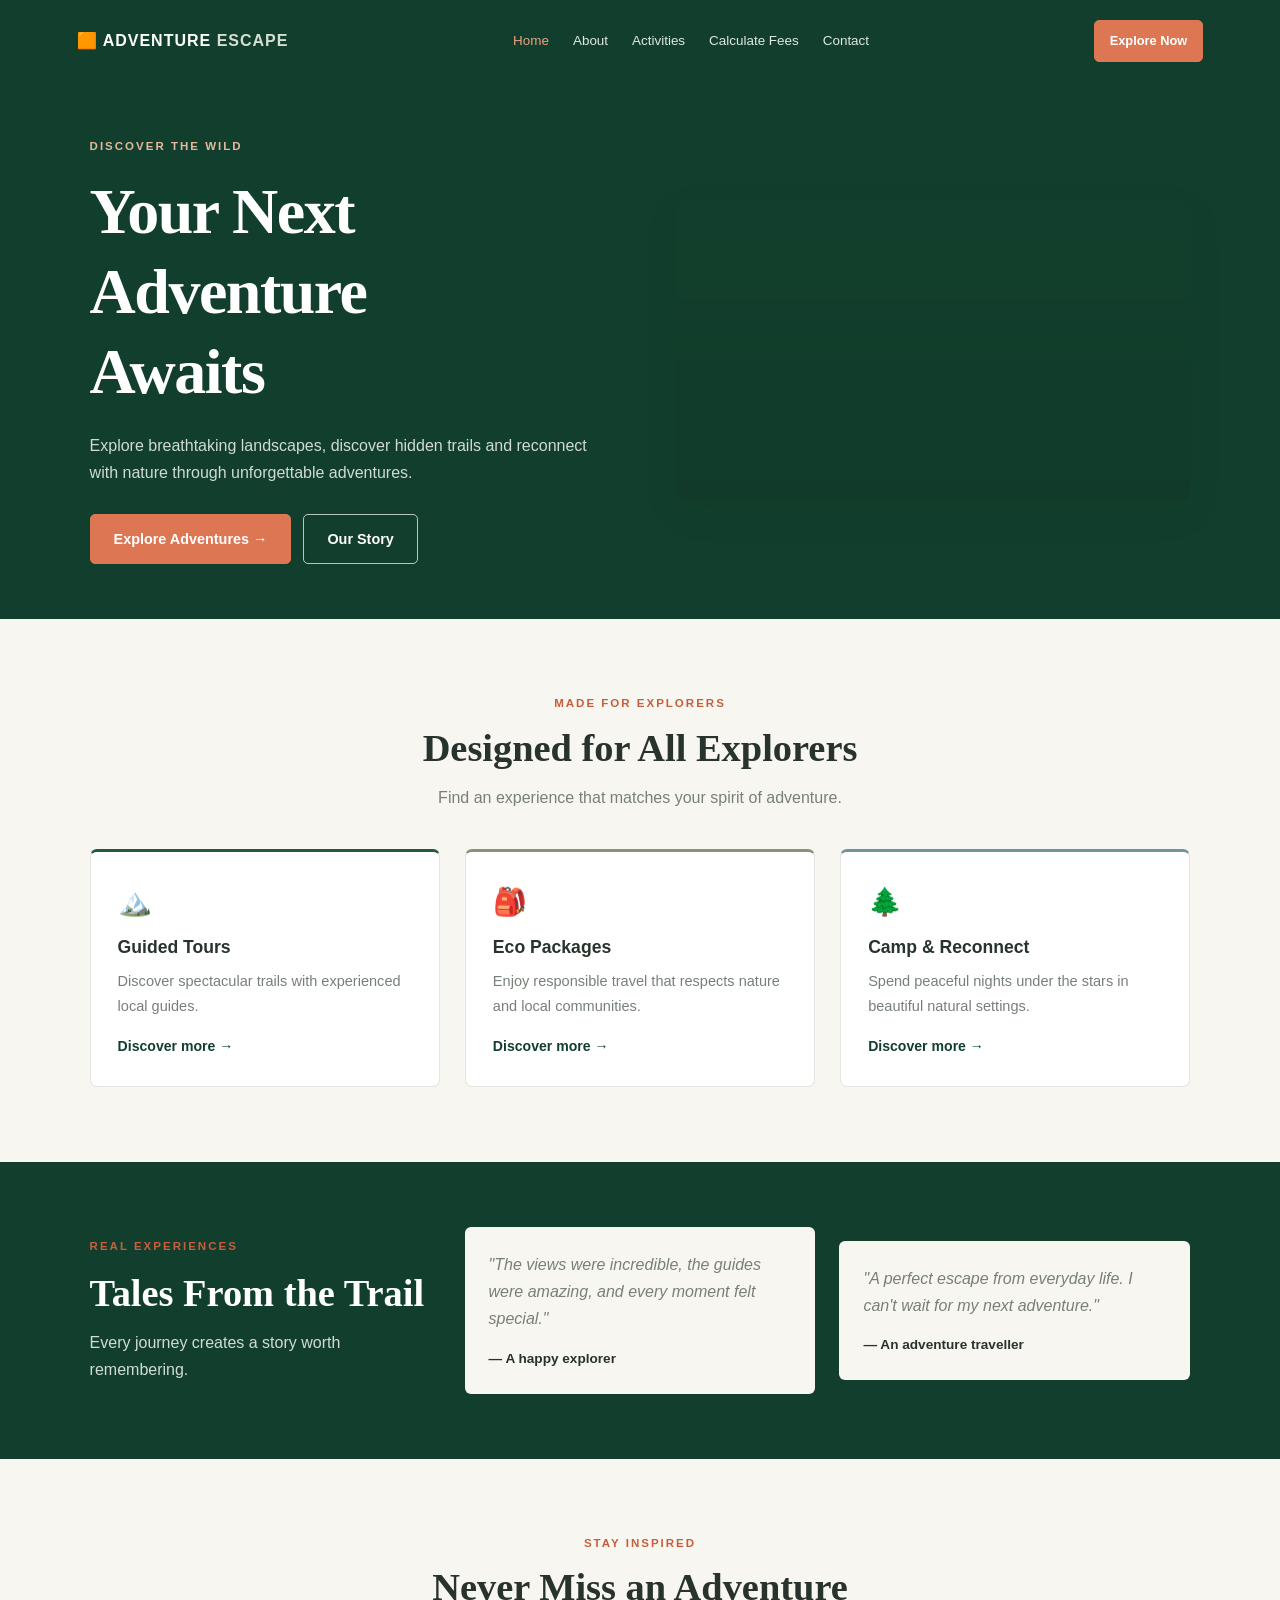
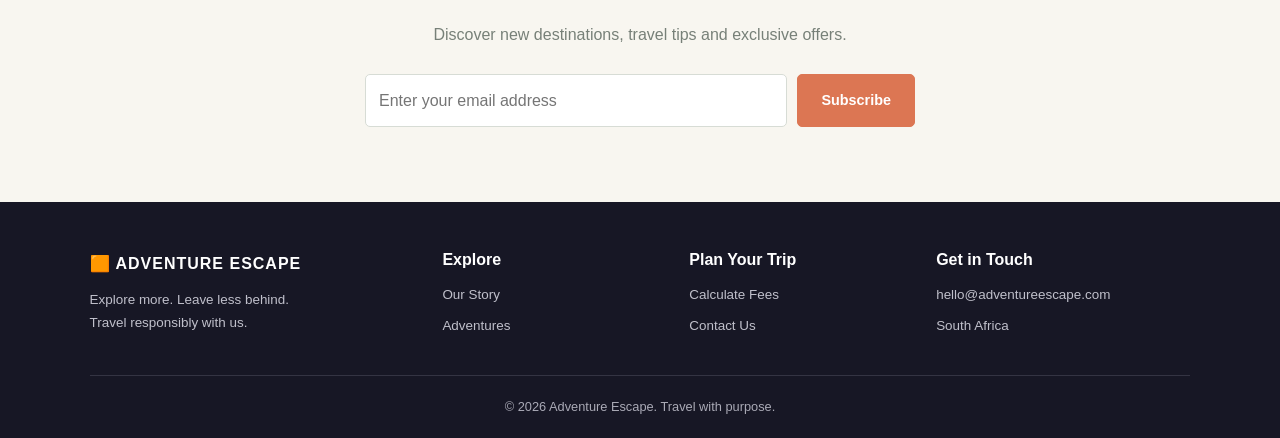
<file: index.html>
<!DOCTYPE html>
<html lang="en">
<head>
  <meta charset="UTF-8">
  <meta name="viewport" content="width=device-width, initial-scale=1.0">
  <title>Adventure Escape | Home</title>
  <link rel="stylesheet" href="style.css">
</head>
<body>
<header class="navbar">
  <a class="logo" href="home.html">🟧 ADVENTURE<span> ESCAPE</span></a>
  <nav>
    <a class="active" href="home.html">Home</a>
    <a href="about.html">About</a>
    <a href="activities.html">Activities</a>
    <a href="fees.html">Calculate Fees</a>
    <a href="contact.html">Contact</a>
  </nav>
  <a class="btn btn-small" href="activities.html">Explore Now</a>
</header>

<main>
  <section class="hero">
    <div class="hero-content">
      <span class="eyebrow">DISCOVER THE WILD</span>
      <h1>Your Next Adventure<br>Awaits</h1>
      <p>Explore breathtaking landscapes, discover hidden trails
      and reconnect with nature through unforgettable adventures.</p>
      <div class="hero-buttons">
        <a class="btn" href="activities.html">Explore Adventures →</a>
        <a class="btn btn-outline" href="about.html">Our Story</a>
      </div>
    </div>
    <div class="hero-image"></div>
  </section>

  <section class="section">
    <div class="section-heading">
      <span class="eyebrow">MADE FOR EXPLORERS</span>
      <h2>Designed for All Explorers</h2>
      <p>Find an experience that matches your spirit of adventure.</p>
    </div>
    <div class="grid grid-3">
      <article class="feature-card">
        <div class="card-icon">🏔️</div>
        <h3>Guided Tours</h3>
        <p>Discover spectacular trails with experienced local guides.</p>
        <a href="activities.html">Discover more →</a>
      </article>
      <article class="feature-card">
        <div class="card-icon">🎒</div>
        <h3>Eco Packages</h3>
        <p>Enjoy responsible travel that respects nature and local communities.</p>
        <a href="activities.html">Discover more →</a>
      </article>
      <article class="feature-card">
        <div class="card-icon">🌲</div>
        <h3>Camp & Reconnect</h3>
        <p>Spend peaceful nights under the stars in beautiful natural settings.</p>
        <a href="activities.html">Discover more →</a>
      </article>
    </div>
  </section>

  <section class="story-band">
    <div>
      <span class="eyebrow">REAL EXPERIENCES</span>
      <h2>Tales From the Trail</h2>
      <p>Every journey creates a story worth remembering.</p>
    </div>
    <div class="quote-card">
      <p>"The views were incredible, the guides were amazing,
      and every moment felt special."</p>
      <strong>— A happy explorer</strong>
    </div>
    <div class="quote-card">
      <p>"A perfect escape from everyday life. I can't wait
      for my next adventure."</p>
      <strong>— An adventure traveller</strong>
    </div>
  </section>

  <section class="newsletter section">
    <span class="eyebrow">STAY INSPIRED</span>
    <h2>Never Miss an Adventure</h2>
    <p>Discover new destinations, travel tips and exclusive offers.</p>
    <form class="newsletter-form" onsubmit="event.preventDefault(); alert('Thank you for subscribing!');">
      <input type="email" placeholder="Enter your email address" required>
      <button class="btn" type="submit">Subscribe</button>
    </form>
  </section>
</main>

<footer class="footer">
  <div class="footer-grid">
    <div>
      <a class="logo" href="home.html">🟧 ADVENTURE ESCAPE</a>
      <p>Explore more. Leave less behind.<br>Travel responsibly with us.</p>
    </div>
    <div><h4>Explore</h4><a href="about.html">Our Story</a><a href="activities.html">Adventures</a></div>
    <div><h4>Plan Your Trip</h4><a href="fees.html">Calculate Fees</a><a href="contact.html">Contact Us</a></div>
    <div><h4>Get in Touch</h4><p>hello@adventureescape.com</p><p>South Africa</p></div>
  </div>
  <p class="copyright">© 2026 Adventure Escape. Travel with purpose.</p>
</footer>
</body>
</html>
</file>
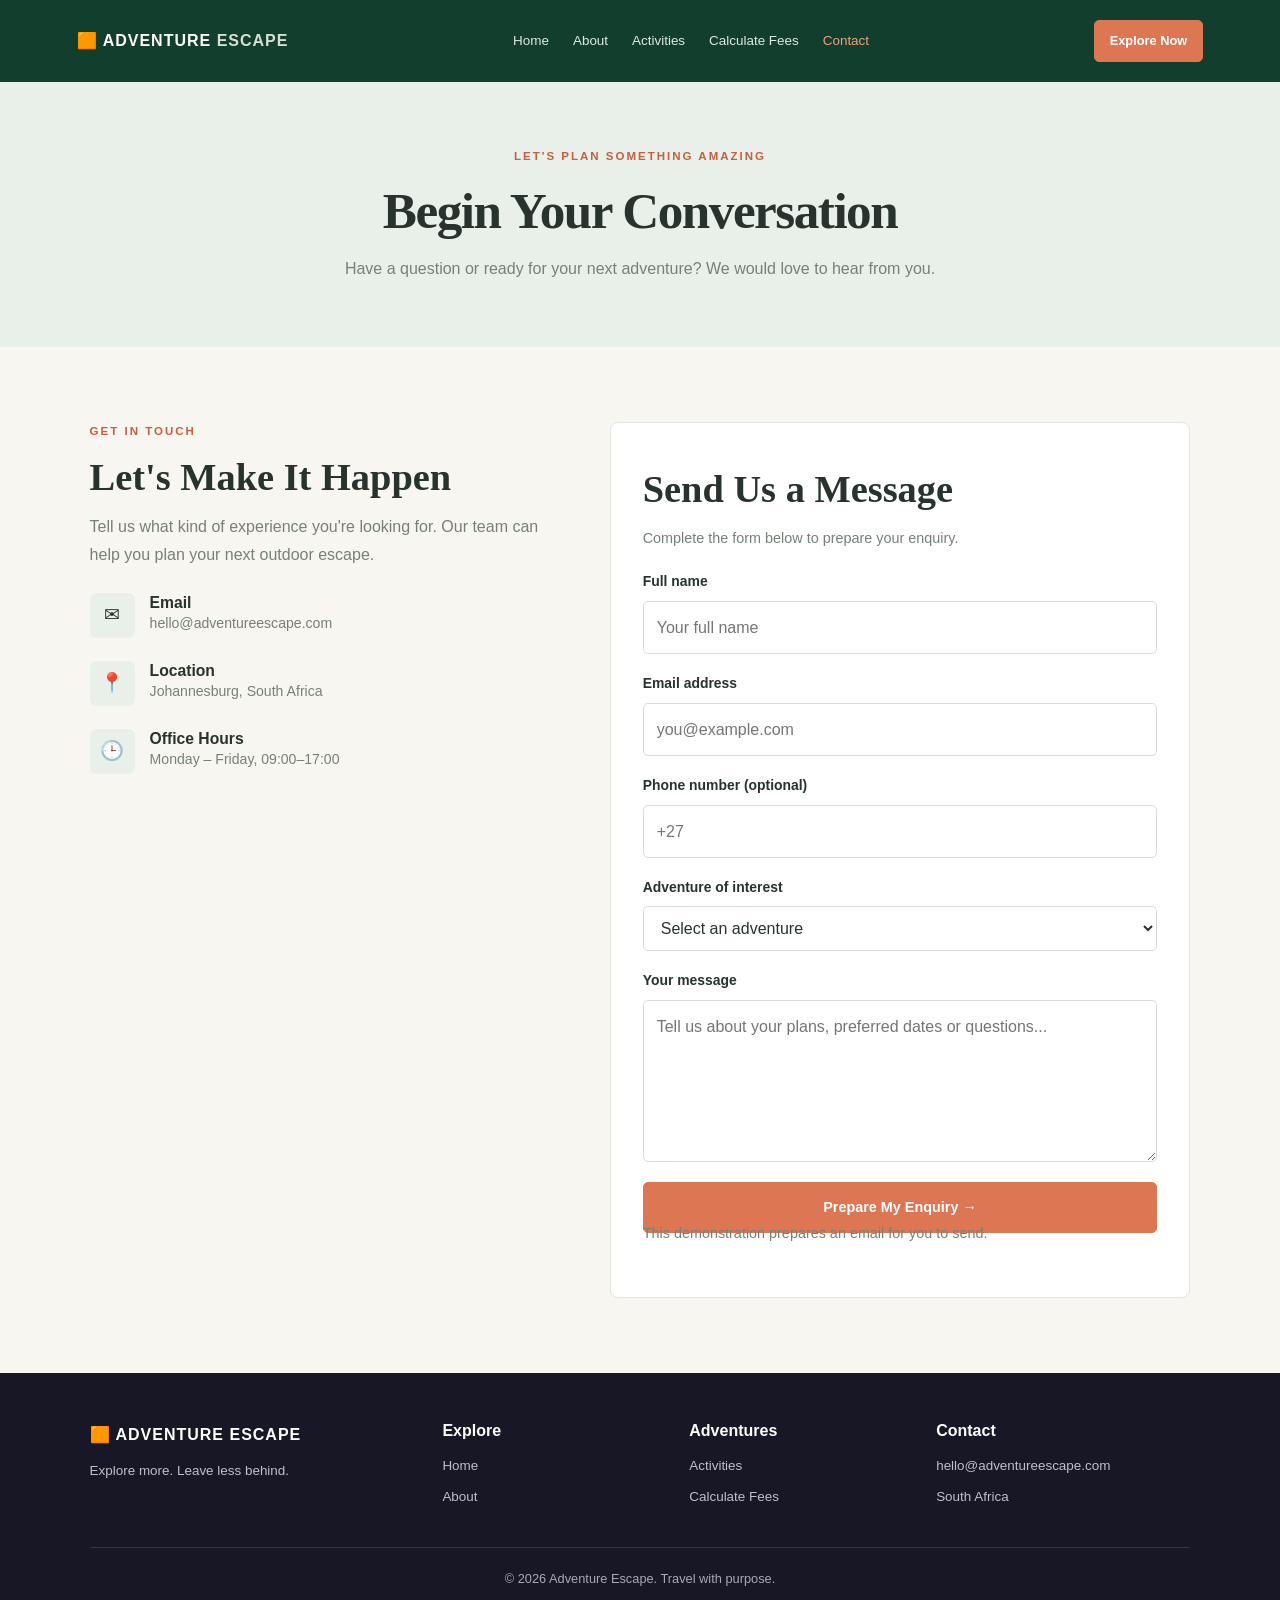
<file: contact.html>
<!DOCTYPE html>
<html lang="en">
<head>
  <meta charset="UTF-8">
  <meta name="viewport" content="width=device-width, initial-scale=1.0">
  <title>Contact Us | Adventure Escape</title>
  <link rel="stylesheet" href="style.css">
</head>
<body>
<header class="navbar">
  <a class="logo" href="home.html">🟧 ADVENTURE<span> ESCAPE</span></a>
  <nav>
    <a href="home.html">Home</a>
    <a href="about.html">About</a>
    <a href="activities.html">Activities</a>
    <a href="fees.html">Calculate Fees</a>
    <a class="active" href="contact.html">Contact</a>
  </nav>
  <a class="btn btn-small" href="activities.html">Explore Now</a>
</header>

<main>
  <section class="page-hero">
    <span class="eyebrow">LET'S PLAN SOMETHING AMAZING</span>
    <h1>Begin Your Conversation</h1>
    <p>Have a question or ready for your next adventure? We would love to hear from you.</p>
  </section>

  <section class="section contact-layout">
    <div class="contact-info">
      <span class="eyebrow">GET IN TOUCH</span>
      <h2>Let's Make It Happen</h2>
      <p>Tell us what kind of experience you're looking for.
      Our team can help you plan your next outdoor escape.</p>

      <div class="contact-detail">
        <span class="detail-icon">✉</span>
        <div><h3>Email</h3><p>hello@adventureescape.com</p></div>
      </div>
      <div class="contact-detail">
        <span class="detail-icon">📍</span>
        <div><h3>Location</h3><p>Johannesburg, South Africa</p></div>
      </div>
      <div class="contact-detail">
        <span class="detail-icon">🕒</span>
        <div><h3>Office Hours</h3><p>Monday – Friday, 09:00–17:00</p></div>
      </div>

      <div class="contact-photo"></div>
    </div>

    <form class="contact-form" id="contactForm">
      <h2>Send Us a Message</h2>
      <p>Complete the form below to prepare your enquiry.</p>

      <label for="name">Full name</label>
      <input type="text" id="name" name="name" placeholder="Your full name" required>

      <label for="email">Email address</label>
      <input type="email" id="email" name="email" placeholder="you@example.com" required>

      <label for="phone">Phone number (optional)</label>
      <input type="tel" id="phone" name="phone" placeholder="+27">

      <label for="interest">Adventure of interest</label>
      <select id="interest" name="interest" required>
        <option value="">Select an adventure</option>
        <option>Mountain Trail Trek</option>
        <option>Wilderness Camping</option>
        <option>Andes Valley Trek</option>
        <option>Scenic Nature Escape</option>
        <option>Wildlife Discovery</option>
        <option>River & Valley Adventure</option>
        <option>General enquiry</option>
      </select>

      <div id="bookingDetails" class="booking-details" hidden></div>

      <label for="message">Your message</label>
      <textarea id="message" name="message" rows="5"
        placeholder="Tell us about your plans, preferred dates or questions..."
        required></textarea>

      <button type="submit" class="btn btn-block">Prepare My Enquiry →</button>
      <p class="small-note">This demonstration prepares an email for you to send.</p>
    </form>
  </section>
</main>

<footer class="footer">
  <div class="footer-grid">
    <div><a class="logo" href="home.html">🟧 ADVENTURE ESCAPE</a><p>Explore more. Leave less behind.</p></div>
    <div><h4>Explore</h4><a href="home.html">Home</a><a href="about.html">About</a></div>
    <div><h4>Adventures</h4><a href="activities.html">Activities</a><a href="fees.html">Calculate Fees</a></div>
    <div><h4>Contact</h4><p>hello@adventureescape.com</p><p>South Africa</p></div>
  </div>
  <p class="copyright">© 2026 Adventure Escape. Travel with purpose.</p>
</footer>

<script>
  const params = new URLSearchParams(window.location.search);
  const activityParam = params.get("activity");
  const dateParam = params.get("date");
  const peopleParam = params.get("people");
  const totalParam = params.get("total");

  const interest = document.getElementById("interest");
  const bookingDetails = document.getElementById("bookingDetails");
  const message = document.getElementById("message");

  if (activityParam || dateParam || peopleParam || totalParam) {
    if (activityParam) {
      const option = [...interest.options].find(item =>
        item.textContent.includes(activityParam.split(" — ")[0])
      );
      if (option) interest.value = option.value;
    }

    const details = [
      activityParam ? "Adventure: " + activityParam : "",
      dateParam ? "Preferred date: " + dateParam : "",
      peopleParam ? "Number of adventurers: " + peopleParam : "",
      totalParam ? "Estimated total: " + totalParam : ""
    ].filter(Boolean);

    bookingDetails.hidden = false;
    bookingDetails.textContent = "Your trip details: " + details.join(" | ");
    message.value = details.join("\n") + "\n\n";
  }

  document.getElementById("contactForm").addEventListener("submit", event => {
    event.preventDefault();

    const name = document.getElementById("name").value.trim();
    const email = document.getElementById("email").value.trim();
    const phone = document.getElementById("phone").value.trim();
    const adventure = interest.value;
    const messageText = message.value.trim();

    const subject = "Adventure Enquiry - " + adventure;
    const body = [
      "Name: " + name,
      "Email: " + email,
      "Phone: " + (phone || "Not provided"),
      "Adventure: " + adventure,
      "",
      messageText
    ].join("\n");

    const mailto = "mailto:hello@adventureescape.com"
      + "?subject=" + encodeURIComponent(subject)
      + "&body=" + encodeURIComponent(body);

    window.location.href = mailto;
  });
</script>
</body>
</html>
</file>
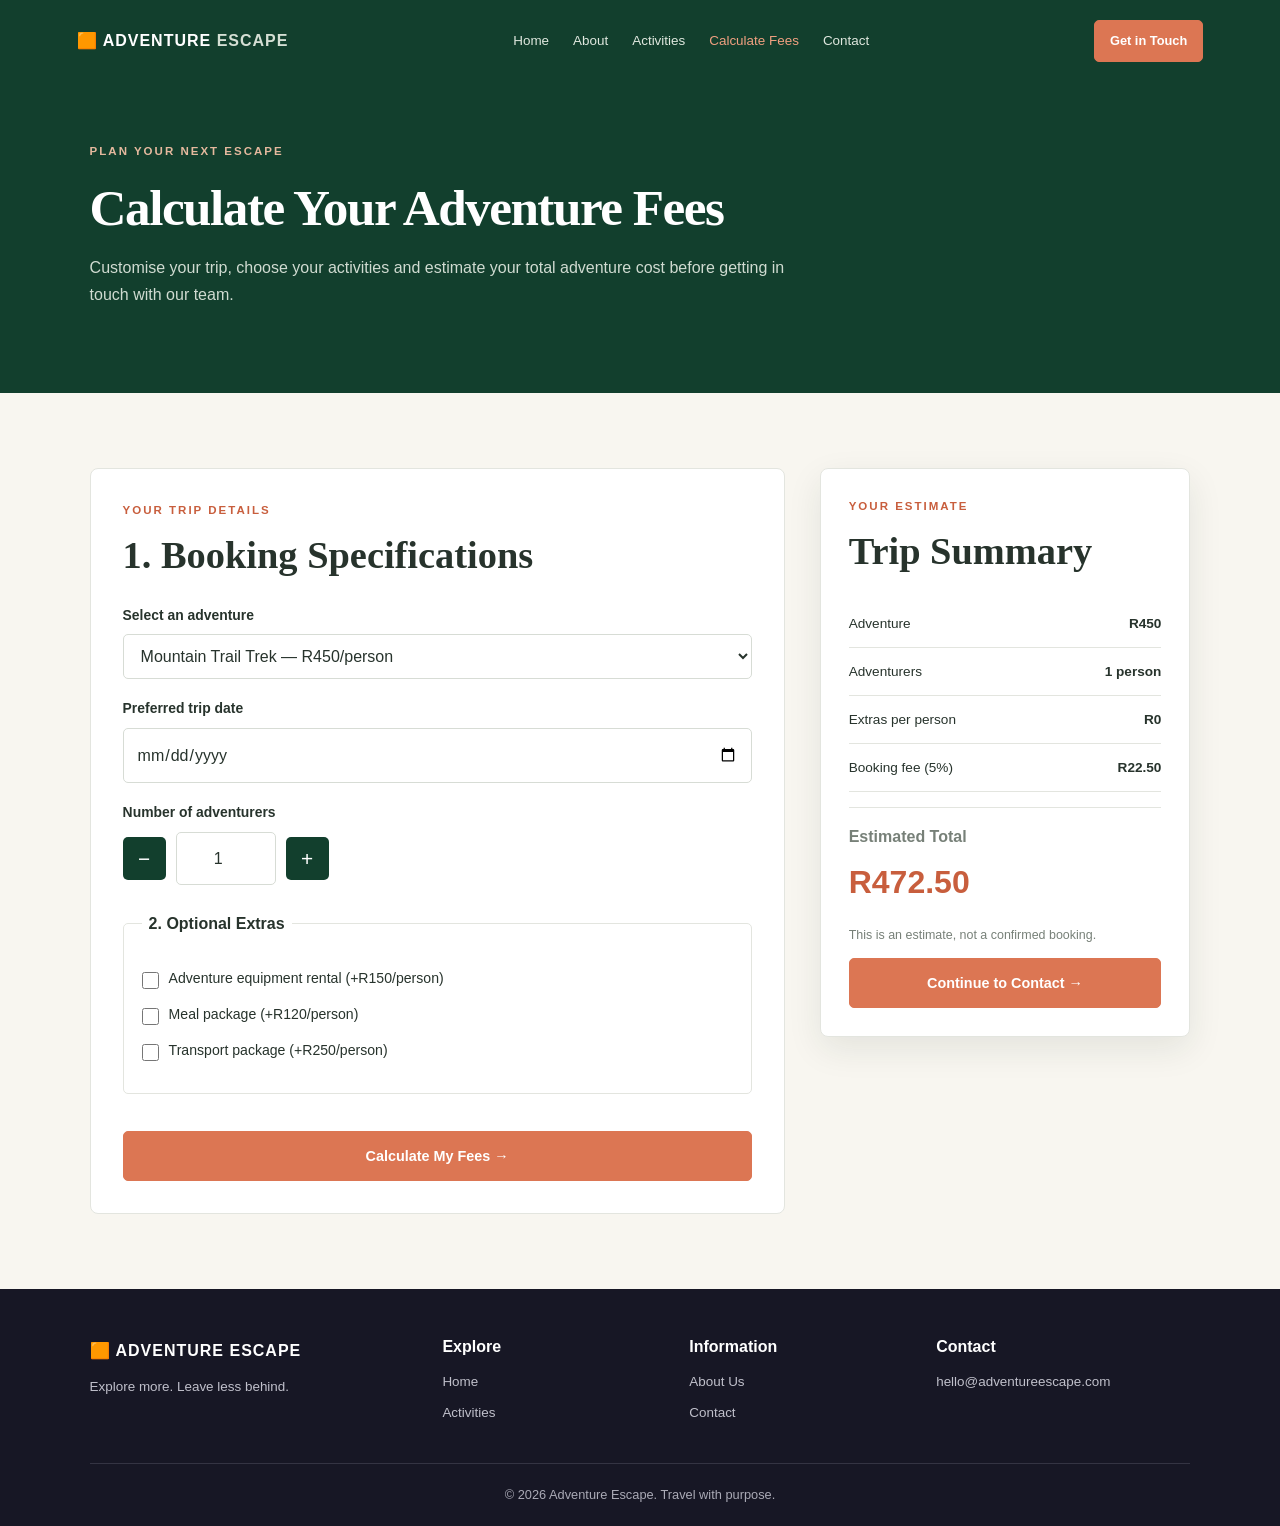
<file: fees.html>
<!DOCTYPE html>
<script src="script.js"></script>
</body>
</html>
<html lang="en">
<head>
  <meta charset="UTF-8">
  <meta name="viewport" content="width=device-width, initial-scale=1.0">
  <title>Calculate Fees | Adventure Escape</title>
  <link rel="stylesheet" href="style.css">
</head>
<body>
<header class="navbar">
  <a class="logo" href="home.html">🟧 ADVENTURE<span> ESCAPE</span></a>
  <nav>
    <a href="home.html">Home</a>
    <a href="about.html">About</a>
    <a href="activities.html">Activities</a>
    <a class="active" href="fees.html">Calculate Fees</a>
    <a href="contact.html">Contact</a>
  </nav>
  <a class="btn btn-small" href="contact.html">Get in Touch</a>
</header>

<main>
  <section class="about-hero fees-hero">
    <span class="eyebrow">PLAN YOUR NEXT ESCAPE</span>
    <h1>Calculate Your Adventure Fees</h1>
    <p>Customise your trip, choose your activities and estimate your
    total adventure cost before getting in touch with our team.</p>
  </section>

  <section class="section calculator-section">
    <div class="calculator-layout">
      <form class="calculator-form" id="feeForm">
        <span class="eyebrow">YOUR TRIP DETAILS</span>
        <h2>1. Booking Specifications</h2>

        <label for="activity">Select an adventure</label>
        <select id="activity" required>
          <option value="450">Mountain Trail Trek — R450/person</option>
          <option value="850">Wilderness Camping — R850/person</option>
          <option value="1500">Andes Valley Trek — R1,500/person</option>
          <option value="350">Scenic Nature Escape — R350/person</option>
          <option value="550">Wildlife Discovery — R550/person</option>
          <option value="700">River & Valley Adventure — R700/person</option>
        </select>

        <label for="tripDate">Preferred trip date</label>
        <input type="date" id="tripDate" required>

        <label for="people">Number of adventurers</label>
        <div class="number-control">
          <button type="button" id="minus" aria-label="Remove one person">−</button>
          <input type="number" id="people" value="1" min="1" max="30" required>
          <button type="button" id="plus" aria-label="Add one person">+</button>
        </div>

        <fieldset>
          <legend>2. Optional Extras</legend>
          <label class="check-row">
            <input type="checkbox" id="equipment" value="150">
            <span>Adventure equipment rental (+R150/person)</span>
          </label>
          <label class="check-row">
            <input type="checkbox" id="meal" value="120">
            <span>Meal package (+R120/person)</span>
          </label>
          <label class="check-row">
            <input type="checkbox" id="transport" value="250">
            <span>Transport package (+R250/person)</span>
          </label>
        </fieldset>

        <button class="btn btn-block" type="submit">Calculate My Fees →</button>
      </form>

      <aside class="price-card">
        <span class="eyebrow">YOUR ESTIMATE</span>
        <h2>Trip Summary</h2>
        <div class="price-line"><span>Adventure</span><strong id="summaryActivity">R450</strong></div>
        <div class="price-line"><span>Adventurers</span><strong id="summaryPeople">1 person</strong></div>
        <div class="price-line"><span>Extras per person</span><strong id="summaryExtras">R0</strong></div>
        <div class="price-line"><span>Booking fee (5%)</span><strong id="summaryBooking">R22.50</strong></div>
        <hr>
        <p class="total-label">Estimated Total</p>
        <p class="total-price" id="total">R472.50</p>
        <p class="small-note">This is an estimate, not a confirmed booking.</p>
        <button class="btn btn-block" id="bookingButton" type="button">Continue to Contact →</button>
      </aside>
    </div>
  </section>
</main>

<footer class="footer">
  <div class="footer-grid">
    <div><a class="logo" href="home.html">🟧 ADVENTURE ESCAPE</a><p>Explore more. Leave less behind.</p></div>
    <div><h4>Explore</h4><a href="home.html">Home</a><a href="activities.html">Activities</a></div>
    <div><h4>Information</h4><a href="about.html">About Us</a><a href="contact.html">Contact</a></div>
    <div><h4>Contact</h4><p>hello@adventureescape.com</p></div>
  </div>
  <p class="copyright">© 2026 Adventure Escape. Travel with purpose.</p>
</footer>

<script>
  const activity = document.getElementById("activity");
  const people = document.getElementById("people");
  const equipment = document.getElementById("equipment");
  const meal = document.getElementById("meal");
  const transport = document.getElementById("transport");

  const money = amount => "R" + amount.toLocaleString("en-ZA", {
    minimumFractionDigits: 2,
    maximumFractionDigits: 2
  });

  function calculateFees() {
    let count = Math.max(1, Math.min(30, Number(people.value) || 1));
    people.value = count;

    const base = Number(activity.value);
    const extras = (equipment.checked ? 150 : 0)
                 + (meal.checked ? 120 : 0)
                 + (transport.checked ? 250 : 0);

    const subtotal = (base + extras) * count;
    const booking = subtotal * 0.05;
    const total = subtotal + booking;

    document.getElementById("summaryActivity").textContent =
      money(base * count);
    document.getElementById("summaryPeople").textContent =
      count + (count === 1 ? " person" : " people");
    document.getElementById("summaryExtras").textContent =
      money(extras * count);
    document.getElementById("summaryBooking").textContent =
      money(booking);
    document.getElementById("total").textContent = money(total);
  }

  document.getElementById("minus").addEventListener("click", () => {
    people.value = Math.max(1, Number(people.value || 1) - 1);
    calculateFees();
  });

  document.getElementById("plus").addEventListener("click", () => {
    people.value = Math.min(30, Number(people.value || 1) + 1);
    calculateFees();
  });

  [activity, people, equipment, meal, transport].forEach(element => {
    element.addEventListener("input", calculateFees);
    element.addEventListener("change", calculateFees);
  });

  document.getElementById("feeForm").addEventListener("submit", event => {
    event.preventDefault();
    calculateFees();
    alert("Your estimated fees have been updated. You can now continue to contact us.");
  });

  document.getElementById("bookingButton").addEventListener("click", () => {
    const date = document.getElementById("tripDate").value;
    if (!date) {
      alert("Please select your preferred trip date first.");
      document.getElementById("tripDate").focus();
      return;
    }

    const details = new URLSearchParams({
      activity: activity.options[activity.selectedIndex].text,
      date: date,
      people: people.value,
      total: document.getElementById("total").textContent
    });

    window.location.href = "contact.html?" + details.toString();
  });

  // Set the earliest selectable date to today.
  const dateInput = document.getElementById("tripDate");
  const today = new Date();
  dateInput.min = [
    today.getFullYear(),
    String(today.getMonth() + 1).padStart(2, "0"),
    String(today.getDate()).padStart(2, "0")
  ].join("-");

  calculateFees();
</script>
</body>
</html>
</file>
<file: style.css>
:root {
  --green: #123f2d;
  --green-light: #205b40;
  --green-pale: #e9f0e9;
  --cream: #f8f6f0;
  --white: #ffffff;
  --orange: #dc7653;
  --orange-dark: #c85e3d;
  --navy: #171725;
  --text: #27332c;
  --muted: #778078;
  --border: #e3e5df;
  --shadow: 0 12px 35px rgba(24, 43, 32, 0.09);
}

* {
  box-sizing: border-box;
  margin: 0;
  padding: 0;
}

html {
  scroll-behavior: smooth;
}

body {
  font-family: Arial, Helvetica, sans-serif;
  background: var(--cream);
  color: var(--text);
  line-height: 1.7;
}

img {
  display: block;
  width: 100%;
  object-fit: cover;
}

a {
  color: inherit;
  text-decoration: none;
}

button,
input,
select,
textarea {
  font: inherit;
}

button,
select {
  cursor: pointer;
}

h1,
h2,
h3,
h4 {
  line-height: 1.25;
}

h1,
h2 {
  font-family: Georgia, "Times New Roman", serif;
}

h1 {
  font-size: clamp(2.3rem, 5vw, 4.2rem);
  letter-spacing: -1.5px;
}

h2 {
  font-size: clamp(1.7rem, 3vw, 2.5rem);
}

h3 {
  font-size: 1.1rem;
}

p {
  color: var(--muted);
}

/* Navigation */

.navbar {
  min-height: 82px;
  padding: 18px 6%;
  background: var(--green);
  color: var(--white);
  display: flex;
  align-items: center;
  justify-content: space-between;
  gap: 24px;
}

.logo {
  font-size: 1rem;
  font-weight: 800;
  letter-spacing: 1px;
  white-space: nowrap;
}

.logo span {
  color: #d5dfd4;
}

.navbar nav {
  display: flex;
  align-items: center;
  justify-content: center;
  gap: 24px;
  flex-wrap: wrap;
}

.navbar nav a {
  color: #e0e8df;
  font-size: 0.84rem;
  transition: color 0.2s;
}

.navbar nav a:hover,
.navbar nav a.active {
  color: #f0a080;
}

/* Buttons */

.btn {
  display: inline-flex;
  align-items: center;
  justify-content: center;
  padding: 12px 23px;
  border: 1px solid var(--orange);
  border-radius: 5px;
  background: var(--orange);
  color: var(--white);
  font-size: 0.9rem;
  font-weight: 700;
  text-align: center;
  transition: background 0.2s, transform 0.2s;
}

.btn:hover {
  background: var(--orange-dark);
  border-color: var(--orange-dark);
  transform: translateY(-2px);
}

.btn-small {
  padding: 9px 15px;
  font-size: 0.8rem;
}

.btn-outline {
  background: transparent;
  border-color: rgba(255, 255, 255, 0.7);
  color: var(--white);
}

.btn-outline:hover {
  background: var(--white);
  color: var(--green);
}

.btn-block {
  width: 100%;
  margin-top: 12px;
}

/* General sections */

.section {
  padding: 75px 7%;
}

.section-heading {
  max-width: 680px;
  margin: 0 auto 38px;
  text-align: center;
}

.section-heading h2 {
  margin: 10px 0;
}

.section-heading p {
  margin-top: 12px;
}

.eyebrow {
  display: block;
  color: var(--orange-dark);
  font-size: 0.72rem;
  font-weight: 800;
  letter-spacing: 2px;
  text-transform: uppercase;
}

.grid {
  display: grid;
  gap: 25px;
}

.grid-3 {
  grid-template-columns: repeat(3, minmax(0, 1fr));
}

/* Home hero */

.hero {
  min-height: 480px;
  padding: 55px 7%;
  background: var(--green);
  color: var(--white);
  display: grid;
  grid-template-columns: 1fr 0.95fr;
  align-items: center;
  gap: 45px;
}

.hero-content {
  max-width: 590px;
}

.hero .eyebrow,
.about-hero .eyebrow {
  color: #e5b99e;
}

.hero h1 {
  margin: 15px 0 20px;
}

.hero-content p {
  max-width: 510px;
  color: #d0dbd1;
  font-size: 1rem;
}

.hero-buttons {
  display: flex;
  flex-wrap: wrap;
  gap: 12px;
  margin-top: 28px;
}

.hero-image {
  min-height: 300px;
  border-radius: 9px;
  background:
    linear-gradient(0deg, rgba(0, 0, 0, 0.08), transparent),
    url("https://images.unsplash.com/photo-1464822759023-fed622ff2c3b?auto=format&fit=crop&w=1200&q=85")
    center / cover no-repeat;
  box-shadow: var(--shadow);
}

/* Feature cards */

.feature-card {
  background: var(--white);
  padding: 27px;
  border: 1px solid var(--border);
  border-radius: 7px;
  border-top: 3px solid var(--green-light);
  transition: transform 0.25s, box-shadow 0.25s;
}

.feature-card:nth-child(2) {
  border-top-color: #8a927d;
}

.feature-card:nth-child(3) {
  border-top-color: #7193a0;
}

.feature-card:hover,
.activity-card:hover {
  transform: translateY(-5px);
  box-shadow: var(--shadow);
}

.card-icon {
  font-size: 1.7rem;
  margin-bottom: 12px;
}

.feature-card h3 {
  margin-bottom: 10px;
}

.feature-card p {
  font-size: 0.91rem;
}

.feature-card a {
  display: inline-block;
  margin-top: 16px;
  color: var(--green);
  font-size: 0.88rem;
  font-weight: 700;
}

/* Home testimonials */

.story-band {
  padding: 65px 7%;
  background: var(--green);
  color: var(--white);
  display: grid;
  grid-template-columns: 1fr 1fr 1fr;
  align-items: center;
  gap: 24px;
}

.story-band h2 {
  margin: 12px 0;
}

.story-band > div:first-child p {
  color: #d1ddd3;
}

.quote-card {
  padding: 24px;
  border-radius: 6px;
  background: var(--cream);
  color: var(--text);
}

.quote-card p {
  font-style: italic;
}

.quote-card strong {
  display: block;
  margin-top: 14px;
  font-size: 0.85rem;
}

/* Newsletter */

.newsletter {
  text-align: center;
}

.newsletter h2 {
  margin: 10px 0;
}

.newsletter-form {
  display: flex;
  max-width: 550px;
  gap: 10px;
  margin: 25px auto 0;
}

.newsletter-form input {
  flex: 1;
  min-width: 0;
}

/* About page */

.about-hero {
  padding: 80px 7%;
  background: var(--green);
  color: var(--white);
}

.about-hero h1 {
  max-width: 850px;
  margin: 14px 0;
  font-size: clamp(2rem, 4vw, 3.4rem);
}

.about-hero p {
  max-width: 700px;
  color: #d0dbd1;
  margin-bottom: 25px;
}

.stats-band {
  padding: 35px 7%;
  display: grid;
  grid-template-columns: repeat(4, 1fr);
  gap: 20px;
  background: var(--green);
  color: var(--white);
  text-align: center;
}

.stats-band div {
  display: flex;
  flex-direction: column;
  gap: 5px;
}

.stats-band strong {
  font-family: Georgia, serif;
  font-size: 2rem;
}

.stats-band span {
  color: #d1ddd3;
  font-size: 0.85rem;
}

.guide-card {
  overflow: hidden;
  background: var(--white);
  border-radius: 7px;
  border: 1px solid var(--border);
}

.guide-card img {
  height: 220px;
}

.guide-info {
  padding: 20px;
}

.guide-info p {
  margin-top: 5px;
  font-size: 0.88rem;
}

.cta-band {
  padding: 60px 7%;
  text-align: center;
  background: var(--green-pale);
}

.cta-band h2 {
  margin-bottom: 10px;
}

.cta-band p {
  margin-bottom: 22px;
}

/* Activities page */

.page-hero {
  padding: 65px 7%;
  text-align: center;
  background: var(--green-pale);
}

.page-hero h1 {
  margin: 12px 0;
  font-size: clamp(2.2rem, 4vw, 3.5rem);
}

.page-hero p {
  max-width: 650px;
  margin: 0 auto;
}

.filter-bar {
  display: flex;
  align-items: center;
  justify-content: center;
  gap: 13px;
  flex-wrap: wrap;
  margin-bottom: 35px;
}

.filter-bar span {
  font-weight: 700;
}

.filter-bar a {
  padding: 7px 14px;
  border: 1px solid var(--border);
  border-radius: 25px;
  background: var(--white);
  font-size: 0.82rem;
}

.filter-bar a:hover {
  background: var(--green);
  color: var(--white);
}

.activity-card {
  overflow: hidden;
  border: 1px solid var(--border);
  border-radius: 8px;
  background: var(--white);
  transition: transform 0.25s, box-shadow 0.25s;
}

.activity-card > img {
  height: 215px;
}

.activity-info {
  padding: 21px;
}

.tag {
  display: inline-block;
  padding: 4px 9px;
  border-radius: 3px;
  background: var(--green-pale);
  color: var(--green);
  font-size: 0.7rem;
  font-weight: 800;
}

.activity-info h3 {
  margin: 12px 0 8px;
}

.activity-info p {
  min-height: 55px;
  font-size: 0.9rem;
}

.card-bottom {
  display: flex;
  justify-content: space-between;
  align-items: center;
  gap: 10px;
  margin: 18px 0 8px;
  font-size: 0.78rem;
}

.card-bottom span {
  color: var(--muted);
}

.card-bottom strong {
  color: var(--green);
  white-space: nowrap;
}

/* Calculator page */

.fees-hero {
  padding-top: 60px;
  padding-bottom: 60px;
}

.calculator-layout {
  display: grid;
  grid-template-columns: minmax(0, 1.5fr) minmax(280px, 0.8fr);
  align-items: start;
  gap: 35px;
}

.calculator-form,
.contact-form {
  padding: 32px;
  background: var(--white);
  border: 1px solid var(--border);
  border-radius: 8px;
}

.calculator-form h2,
.contact-form h2 {
  margin: 10px 0 25px;
}

.calculator-form > label,
.contact-form > label {
  display: block;
  margin: 18px 0 7px;
  font-size: 0.87rem;
  font-weight: 700;
}

input,
select,
textarea {
  width: 100%;
  padding: 12px 13px;
  border: 1px solid #d7dcd5;
  border-radius: 5px;
  outline: none;
  background: #fff;
  color: var(--text);
}

input:focus,
select:focus,
textarea:focus {
  border-color: var(--green-light);
  box-shadow: 0 0 0 3px rgba(32, 91, 64, 0.1);
}

textarea {
  resize: vertical;
}

.number-control {
  display: flex;
  align-items: center;
  gap: 10px;
}

.number-control button {
  width: 43px;
  height: 43px;
  border: 0;
  border-radius: 5px;
  background: var(--green);
  color: var(--white);
  font-size: 1.3rem;
}

.number-control input {
  max-width: 100px;
  text-align: center;
}

.calculator-form fieldset {
  margin: 25px 0;
  padding: 18px;
  border: 1px solid var(--border);
  border-radius: 5px;
}

.calculator-form legend {
  padding: 0 7px;
  font-weight: 700;
}

.check-row {
  display: flex;
  align-items: flex-start;
  gap: 10px;
  margin: 12px 0;
  font-size: 0.88rem;
}

.check-row input {
  width: 17px;
  height: 17px;
  margin-top: 5px;
  accent-color: var(--green);
}

.price-card {
  position: sticky;
  top: 20px;
  padding: 28px;
  background: var(--white);
  border: 1px solid var(--border);
  border-radius: 8px;
  box-shadow: var(--shadow);
}

.price-card h2 {
  margin: 10px 0 25px;
}

.price-line {
  display: flex;
  justify-content: space-between;
  gap: 15px;
  padding: 12px 0;
  border-bottom: 1px solid var(--border);
  font-size: 0.85rem;
}

.price-line strong {
  text-align: right;
}

.price-card hr {
  margin: 15px 0;
  border: 0;
  border-top: 1px solid var(--border);
}

.total-label {
  font-weight: 700;
}

.total-price {
  margin: 5px 0 15px;
  color: var(--orange-dark);
  font-size: 2rem;
  font-weight: 800;
}

.small-note {
  margin-top: 12px;
  font-size: 0.78rem;
}

/* Contact page */

.contact-layout {
  display: grid;
  grid-template-columns: 0.9fr 1.1fr;
  align-items: start;
  gap: 45px;
}

.contact-info h2 {
  margin: 12px 0;
}

.contact-info > p {
  margin-bottom: 25px;
}

.contact-detail {
  display: flex;
  gap: 15px;
  align-items: flex-start;
  margin: 23px 0;
}

.detail-icon {
  display: grid;
  place-items: center;
  flex-shrink: 0;
  width: 45px;
  height: 45px;
  border-radius: 7px;
  background: var(--green-pale);
  font-size: 1.2rem;
}

.contact-detail h3 {
  font-size: 0.98rem;
}

.contact-detail p {
  font-size: 0.88rem;
  overflow-wrap: anywhere;
}

.contact-photo {
  min-height: 220px;
  margin-top: 30px;
  border-radius: 8px;
  background: url("https://images.unsplash.com/photo-1472396961693-142e6e269027?auto=format&fit=crop&w=900&q=80")
    center / cover no-repeat;
}

.contact-form > p {
  margin: -12px 0 20px;
  font-size: 0.9rem;
}

.booking-details {
  margin-top: 18px;
  padding: 15px;
  border-radius: 5px;
  background: var(--green-pale);
  color: var(--green);
  font-size: 0.85rem;
  overflow-wrap: anywhere;
  white-space: normal;
}

.booking-details[hidden] {
  display: none;
}

/* Footer */

.footer {
  padding: 48px 7% 20px;
  background: var(--navy);
  color: var(--white);
}

.footer-grid {
  display: grid;
  grid-template-columns: 1.5fr 1fr 1fr 1.2fr;
  gap: 35px;
  padding-bottom: 30px;
}

.footer-grid h4 {
  margin-bottom: 14px;
}

.footer-grid p,
.footer-grid a:not(.logo) {
  display: block;
  margin-bottom: 8px;
  color: #c0c0cb;
  font-size: 0.84rem;
}

.footer-grid a:hover {
  color: #f0a080;
}

.footer-grid .logo {
  display: inline-block;
  margin-bottom: 12px;
  color: var(--white);
}

.copyright {
  padding-top: 20px;
  border-top: 1px solid #343443;
  color: #aaaab6;
  font-size: 0.8rem;
  text-align: center;
}

/* Responsive layouts */

@media (max-width: 1000px) {
  .navbar {
    flex-wrap: wrap;
  }

  .navbar nav {
    order: 3;
    width: 100%;
    gap: 17px;
  }

  .grid-3 {
    grid-template-columns: repeat(2, minmax(0, 1fr));
  }

  .story-band {
    grid-template-columns: 1fr 1fr;
  }

  .story-band > div:first-child {
    grid-column: 1 / -1;
  }

  .contact-layout {
    gap: 25px;
  }
}

@media (max-width: 700px) {
  .navbar {
    padding: 18px 5%;
    gap: 14px;
  }

  .navbar nav {
    justify-content: flex-start;
    gap: 10px 17px;
  }

  .navbar nav a {
    font-size: 0.82rem;
  }

  .navbar > .btn {
    margin-left: auto;
  }

  .hero {
    grid-template-columns: 1fr;
    padding: 50px 6%;
    gap: 30px;
  }

  .hero-image {
    min-height: 250px;
  }

  .section {
    padding: 52px 5%;
  }

  .grid-3 {
    grid-template-columns: 1fr;
  }

  .story-band {
    grid-template-columns: 1fr;
    padding: 50px 5%;
  }

  .story-band > div:first-child {
    grid-column: auto;
  }

  .stats-band {
    grid-template-columns: repeat(2, 1fr);
    padding: 30px 5%;
  }

  .about-hero,
  .page-hero {
    padding: 50px 5%;
  }

  .calculator-layout,
  .contact-layout {
    grid-template-columns: 1fr;
  }

  .price-card {
    position: static;
  }

  .calculator-form,
  .contact-form {
    padding: 23px;
  }

  .footer {
    padding: 38px 5% 18px;
  }

  .footer-grid {
    grid-template-columns: repeat(2, minmax(0, 1fr));
    gap: 25px;
  }

  .newsletter-form {
    flex-direction: column;
  }

  .newsletter-form .btn {
    width: 100%;
  }

  .filter-bar {
    justify-content: flex-start;
  }

  .filter-bar span {
    width: 100%;
  }

  .guide-card img,
  .activity-card > img {
    height: 230px;
  }
}

@media (max-width: 400px) {
  .logo {
    font-size: 0.82rem;
  }

  .navbar > .btn {
    padding: 8px 10px;
    font-size: 0.72rem;
  }

  .navbar nav {
    gap: 8px 12px;
  }

  .footer-grid {
    grid-template-columns: 1fr;
  }

  .hero-buttons .btn {
    width: 100%;
  }

  .card-bottom {
    align-items: flex-start;
    flex-direction: column;
  }
}
</file>
